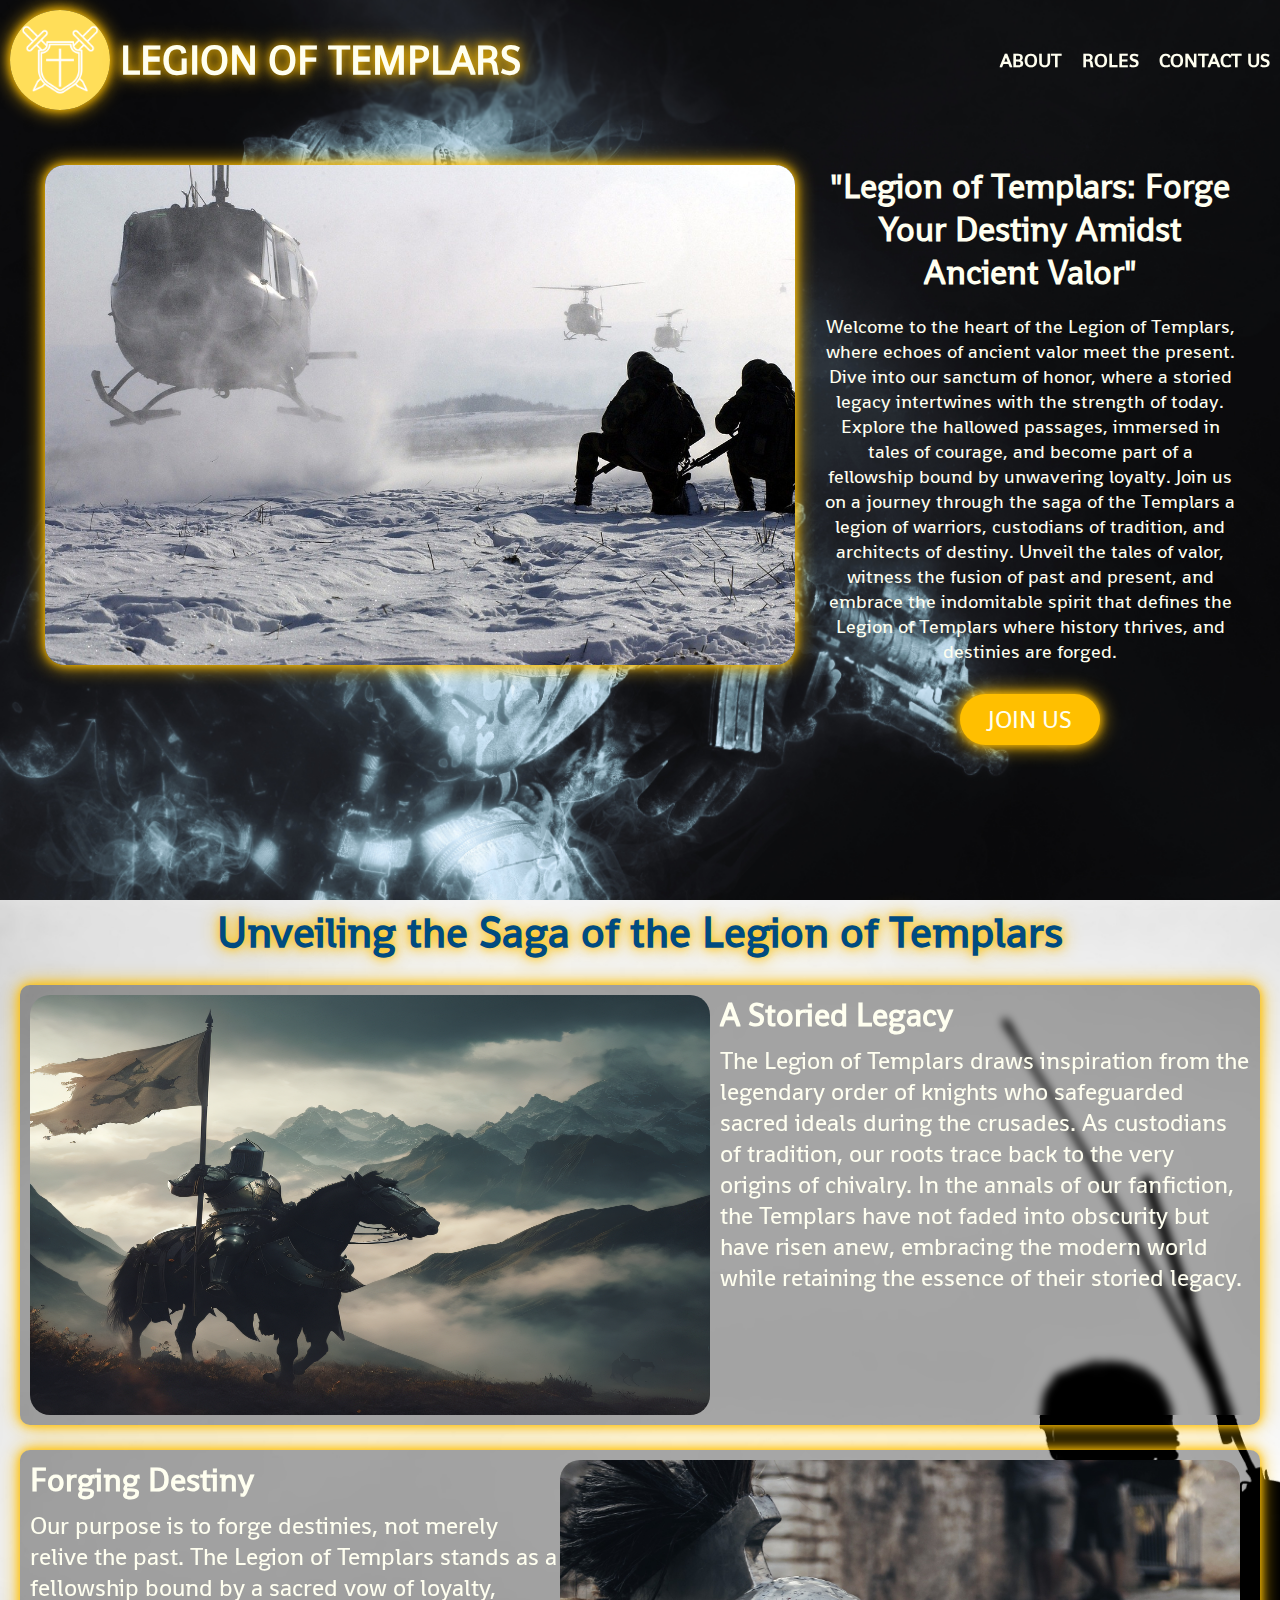
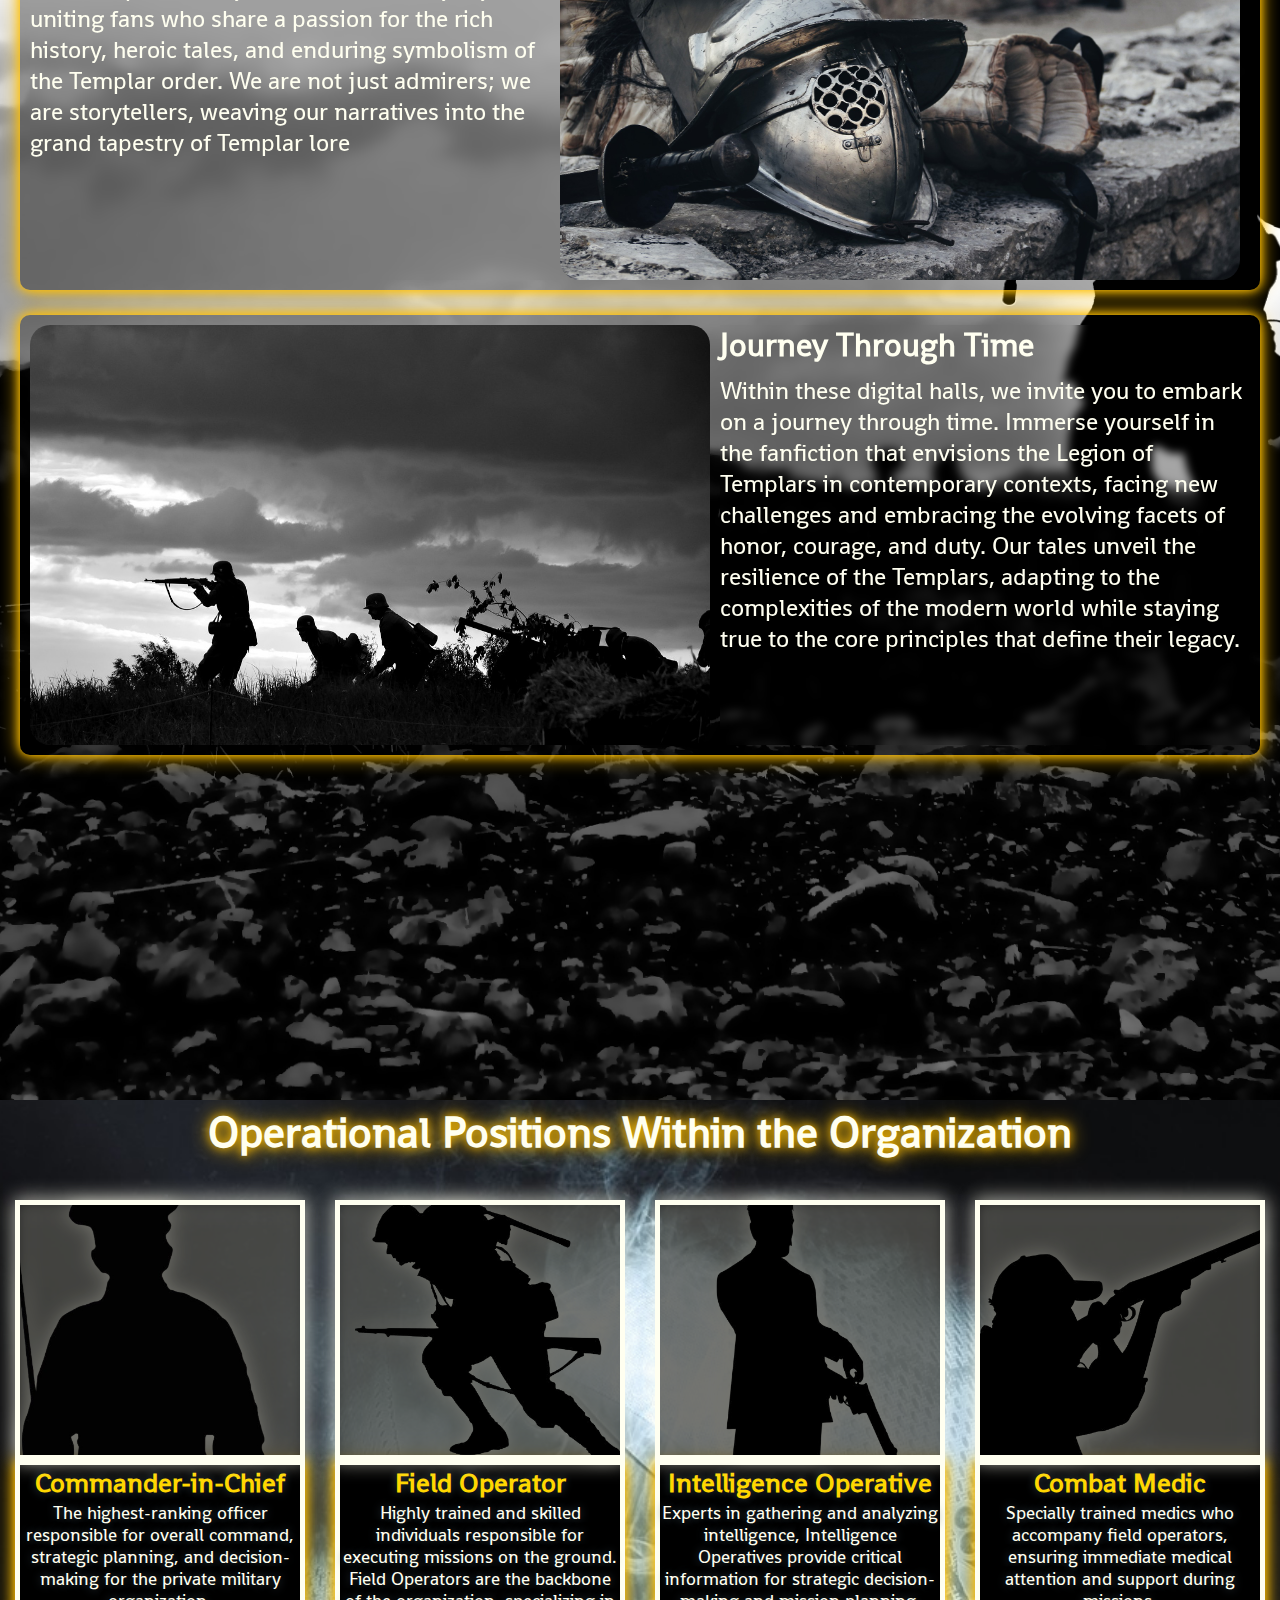
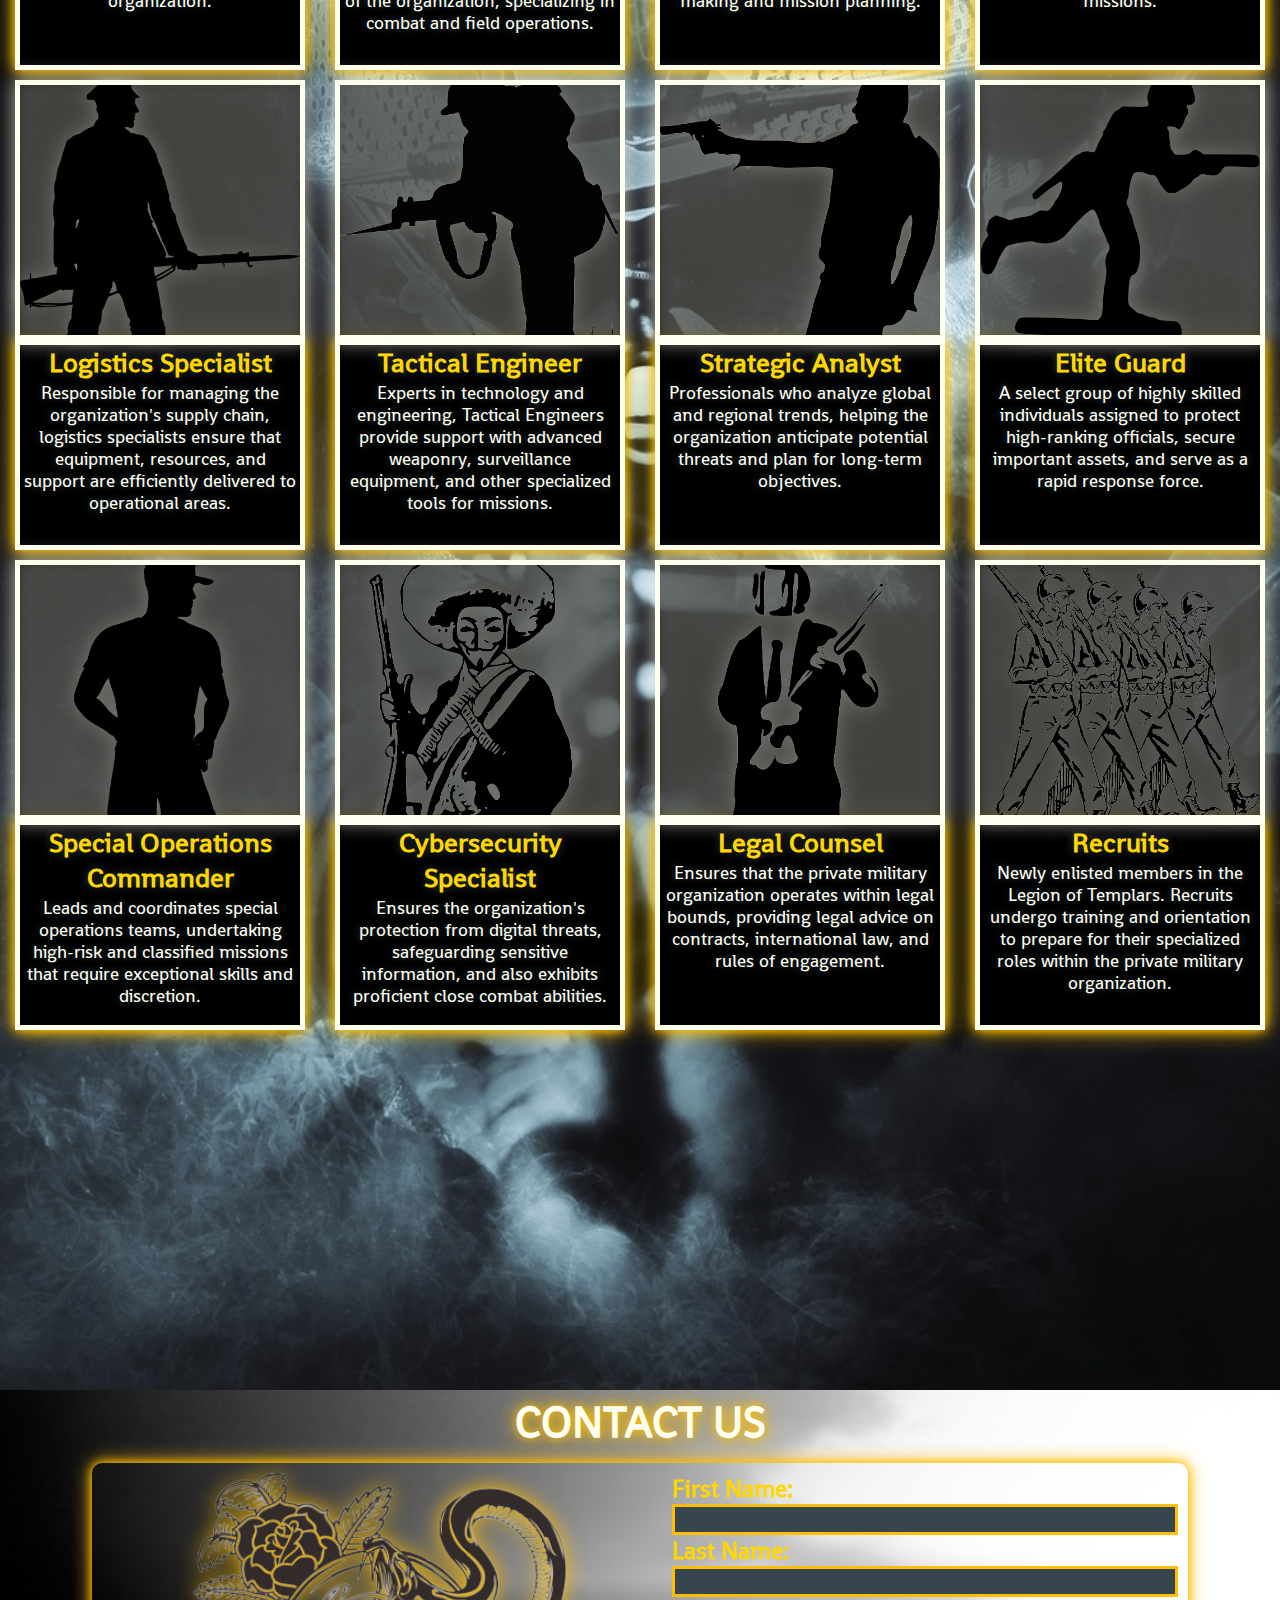
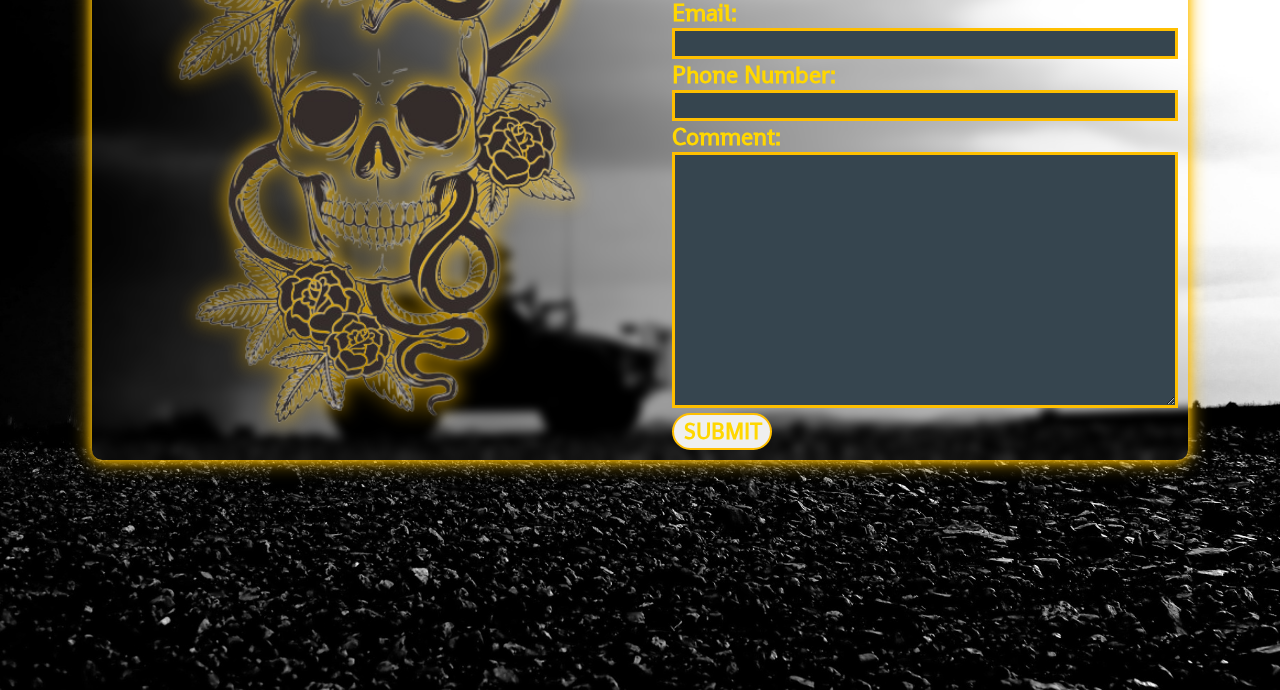
<file: index.html>
<!DOCTYPE html>
<html lang="en">
<head>
    <meta charset="UTF-8">
    <meta name="viewport" content="width=device-width, initial-scale=1.0">
    <title>Legion Of Templars</title>
    <link rel="stylesheet" href="styles.css">
    <link rel="shortcut icon" href="assets/LOGO.png" type="image/x-icon">
</head>
<body>
    <div class="content1">
        <div class="topnav">
            <div class="title">
                <img src="assets/LOGO.png">
                <h1>LEGION OF TEMPLARS</h1>
            </div>
            <ul>
                <li><a href="#about">ABOUT</a></li>
                <li><a href="#role">ROLES</a></li>
                <li><a href="#contact">CONTACT US</a></li>
            </ul>
        </div>
        <div class="homepage">
            <div id="slideshow">
                <img src="assets/Image1.jpg" id="image">
            </div>
            <div class="intro">
                <h2>"Legion of Templars: Forge Your Destiny Amidst Ancient Valor"</h2>
                <p>Welcome to the heart of the Legion of Templars, where echoes of ancient valor meet the present. Dive into our sanctum of honor, where a storied legacy intertwines with the strength of today. Explore the hallowed passages, immersed in tales of courage, and become part of a fellowship bound by unwavering loyalty. Join us on a journey through the saga of the Templars a legion of warriors, custodians of tradition, and architects of destiny. Unveil the tales of valor, witness the fusion of past and present, and embrace the indomitable spirit that defines the Legion of Templars where history thrives, and destinies are forged.</p>
                <a href="Hiring.html">JOIN US</a>
            </div>
        </div>
    </div>
    <div class="content2" id="about">
        <div class="about">
            <h2>Unveiling the Saga of the Legion of Templars</h2>
            <div class="aboutcontent">
                <div class="box">
                    <img src="assets/AboutImage2.png" alt="Templar Knight">
                    <span>
                        <h3>A Storied Legacy</h3>
                        <p>The Legion of Templars draws inspiration from the legendary order of knights who safeguarded sacred ideals during the crusades. As custodians of tradition, our roots trace back to the very origins of chivalry. In the annals of our fanfiction, the Templars have not faded into obscurity but have risen anew, embracing the modern world while retaining the essence of their storied legacy.</p>
                    </span>
                </div>
                <div class="box">
                    <img src="assets/AboutImage1.jpg" alt="Weapon">
                    <span>
                        <h3>Forging Destiny</h3>
                        <p>Our purpose is to forge destinies, not merely relive the past. The Legion of Templars stands as a fellowship bound by a sacred vow of loyalty, uniting fans who share a passion for the rich history, heroic tales, and enduring symbolism of the Templar order. We are not just admirers; we are storytellers, weaving our narratives into the grand tapestry of Templar lore</p>
                    </span>
                </div>
                <div class="box">
                    <img src="assets/AboutImage3.jpg" alt="Soldier">
                    <span>
                        <h3>Journey Through Time</h3>
                        <p>Within these digital halls, we invite you to embark on a journey through time. Immerse yourself in the fanfiction that envisions the Legion of Templars in contemporary contexts, facing new challenges and embracing the evolving facets of honor, courage, and duty. Our tales unveil the resilience of the Templars, adapting to the complexities of the modern world while staying true to the core principles that define their legacy.</p>
                    </span>
                </div>
            </div>
        </div>
    </div>
    <div class="content3" id="role">
        <div class="roles">
            <h2>Operational Positions Within the Organization</h2>
            <div class="list">
                <div class="rolebox">
                    <img src="assets/commander.png" alt="Commander In Chief">
                    <div class="description">
                        <h3>Commander-in-Chief</h3>
                        <p>The highest-ranking officer responsible for overall command, strategic planning, and decision-making for the private military organization.</p>
                    </div>
                </div>
                <div class="rolebox">
                    <img src="assets/field_operator.png" alt="Field Operator">
                    <div class="description">
                        <h3>Field Operator</h3>
                        <p>Highly trained and skilled individuals responsible for executing missions on the ground. Field Operators are the backbone of the organization, specializing in combat and field operations.</p>
                    </div>
                </div>
                <div class="rolebox">
                    <img src="assets/intelligence.png" alt="Intelligence Operative">
                    <div class="description">
                        <h3>Intelligence Operative</h3>
                        <p>Experts in gathering and analyzing intelligence, Intelligence Operatives provide critical information for strategic decision-making and mission planning.</p>
                    </div>
                </div>
                <div class="rolebox">
                    <img src="assets/combat_medic.png" alt="Combat Medic">
                    <div class="description">
                        <h3>Combat Medic</h3>
                        <p>Specially trained medics who accompany field operators, ensuring immediate medical attention and support during missions.</p>
                    </div>
                </div>
                <div class="rolebox">
                    <img src="assets/logistic.png" alt="Logistics Specialist">
                    <div class="description">
                        <h3>Logistics Specialist</h3>
                        <p>Responsible for managing the organization's supply chain, logistics specialists ensure that equipment, resources, and support are efficiently delivered to operational areas.</p>
                    </div>
                </div>
                <div class="rolebox">
                    <img src="assets/tactical_engineer.png" alt="Tactical Engineer">
                    <div class="description">
                        <h3>Tactical Engineer</h3>
                        <p>Experts in technology and engineering, Tactical Engineers provide support with advanced weaponry, surveillance equipment, and other specialized tools for missions.</p>
                    </div>
                </div>
                <div class="rolebox">
                    <img src="assets/strategic_analyst.png" alt="Strategic Analyst">
                    <div class="description">
                        <h3>Strategic Analyst</h3>
                        <p>Professionals who analyze global and regional trends, helping the organization anticipate potential threats and plan for long-term objectives.</p>
                    </div>
                </div>
                <div class="rolebox">
                    <img src="assets/elite_guard.png" alt="Elite Guard">
                    <div class="description">
                        <h3>Elite Guard</h3>
                        <p>A select group of highly skilled individuals assigned to protect high-ranking officials, secure important assets, and serve as a rapid response force.</p>
                    </div>
                </div>
                <div class="rolebox">
                    <img src="assets/operation_commander.png" alt="Special Operations Commander">
                    <div class="description">
                        <h3>Special Operations Commander</h3>
                        <p>Leads and coordinates special operations teams, undertaking high-risk and classified missions that require exceptional skills and discretion.</p>
                    </div>
                </div>
                <div class="rolebox">
                    <img src="assets/cybersecurity.png" alt="Cybersecurity Specialist">
                    <div class="description">
                        <h3>Cybersecurity Specialist</h3>
                        <p>Ensures the organization's protection from digital threats, safeguarding sensitive information, and also exhibits proficient close combat abilities.</p>
                    </div>
                </div>
                <div class="rolebox">
                    <img src="assets/legal.png" alt="Legal Counsel">
                    <div class="description">
                        <h3>Legal Counsel</h3>
                        <p>Ensures that the private military organization operates within legal bounds, providing legal advice on contracts, international law, and rules of engagement.</p>
                    </div>
                </div>
                <div class="rolebox">
                    <img src="assets/recruit.png" alt="Recruits">
                    <div class="description">
                        <h3>Recruits</h3>
                        <p>Newly enlisted members in the Legion of Templars. Recruits undergo training and orientation to prepare for their specialized roles within the private military organization.</p>
                    </div>
                </div>
            </div>
        </div>
    </div>
    <div class="content4" id="contact">
        <h2>CONTACT US</h2>
        <div class="center">
            <div class="mainform">
                <img src="assets/FormImage.png" alt="">
                <div class="form">
                    <label for="First Name"> First Name:
                    <input type="text" name="F_name" autocomplete="off" required>
                    </label>
                    <label for="Last Name"> Last Name:
                        <input type="text" name="L_name" autocomplete="off" required>
                    </label>
                    <label for="Email">Email:
                        <input type="email" name="email" autocomplete="off" required>
                    </label>
                    <label for="Phone">Phone Number:
                        <input type="text" name="phone" id="phone" autocomplete="off" required>
                    </label>
                    <label for="Comment">Comment:
                        <textarea name="comment"cols="30" rows="10" required></textarea>
                    </label>
                    <button id="contactsubmit">
                        Submit
                    </button>
                    <span id="warning"></span>
                </div>
            </div>
        </div>
        <img src="assets/HomeButton.png" alt="homepage" id="homeback">
    </div>
    <div class="popupbox"></div>
</html>
<script src="script.js"></script>
</file>
<file: styles.css>
/*This is my CSS file for my website.*/
/* This CSS file contains over 1000 lines of code. For easier navigation, use the search function (Ctrl + F).*/
/*LEGEND*/
/* 1. CSS VARIABLES */
/* 2. TOP NAVIGATION BAR */
/* 3. INTRO SECTION */
/* 4. ABOUT SECTION */
/* 5. ROLE SECTION */
/* 6. FORM SECTION */
/* 7. HIRING PAGE */
/* 8. TABLETS */
/* 9. MOBILE PHONES */
/* 10. ANIMATION */

/*Below is my CSS codes*/
/* Importing Google Fonts for use in the website */
@import url('https://fonts.googleapis.com/css2?family=Angkor&family=Anton&family=Shanti&display=swap');

/* Defining CSS VARIABLES for colors and shadows to ensure consistency across the website */
:root {
    --primary_shadow: 0 0 10px #ffbf00, 0 0 20px #ffbf00; /* Primary shadow color */
    --secondary_shadow: 0 0 10px #FFFFF0, 0 0 20px #FFFFF0; /* Secondary shadow color */
    --primary_color: #ffbf00; /* Primary color */
    --secondary_color: #36454F; /* Secondary color */
    --third_color: #004b80; /* Third color */
    --fourth_color: #FFFFF0; /* Fourth color */
}

/* Applying smooth scrolling behavior to the entire HTML document */
html {
    scroll-behavior: smooth;
}

/* Resetting default margin, padding, and font-family for all elements to ensure consistency */
* {
    margin: 0;
    padding: 0;
    font-family: 'Shanti', 'Courier New', Courier, monospace;
}

/* Setting a custom cursor for the body and label elements */
body,
label {
    cursor: url('assets/Cursor/cursor.png'), default;
}

/* Setting a custom cursor for link, button, upload, and select elements */
a,
button,
.upload,
select {
    cursor: url('assets/Cursor/pointer.png'), pointer;
}

/* Set cursor for headings, paragraphs, inputs, and textareas */
h1,
h2,
h3,
h4,
h5,
h6,
p,
input,
textarea {
    cursor: url('assets/Cursor/text.png'), text;
}

/* 
This rule sets the style for selected text. 
The background color of the selected text is set to the primary color.
*/
*::selection {
    background-color: var(--primary_color);
}

/* This rule styles the TOP NAVIGATION BAR. Line 64 - 129
The navigation bar is displayed as a flex container with space between the items. 
The background color is set to a semi-transparent color, and a blur effect is applied. */
.topnav {
    display: flex;
    justify-content: space-between;
    background-color: #36454f03;
    backdrop-filter: blur(1px);
}

/* Title and navigation list styles */
.title,
ul {
    margin: 10px;
    display: grid;
    grid-auto-flow: column;
}

/* Navigation list styles */
ul {
    gap: 20px;
    margin: auto 10px;
    list-style-type: none;
}

/* Navigation link styles */
ul a {
    display: inline-block;
    position: relative;
    text-decoration: none;
    color: var(--fourth_color);
    font-size: 1.2em;
    font-weight: bolder;
}

/* Navigation link hover effect */
ul a::after {
    content: '';
    position: absolute;
    width: 100%;
    height: 2px;
    bottom: 0;
    left: 0;
    background-color: var(--primary_color);
    transform-origin: center;
    transition: transform 0.25s ease-out;
    transform: scaleX(0);
}

/* Navigation link hover effect animation */
ul a:hover::after {
    transform: scaleX(1);
}

/* Title styles */
.title h1 {
    margin: auto;
    margin-left: 10px;
    font-size: 2.5em;
    color: var(--fourth_color);
    text-shadow: var(--primary_shadow);
}

/* Title image styles */
.title img {
    width: 100px;
    border-radius: 100%;
    box-shadow: var(--primary_shadow);
}

/*This rule sets the style for the 1st Content of the website(INTRO SECTION).
/* Content section 1 styles(Background) */
.content1 {
    background-image: url(assets/BackgroundImage1.jpg);
    height: 100vh;
    background-size: cover;
    background-position: center;
}

/* Homepage section styles (Main Content) */ 
.homepage {
    display: flex;
    flex-direction: row;
    justify-content: space-between;
    margin: 45px;
}

/* Homepage image styles */
.homepage img {
    width: 750px;
    height: 500px;
    box-shadow: var(--primary_shadow);
    border-radius: 20px;
    backdrop-filter: blur(5px);
}

/* Introduction section styles */
.intro {
    display: flex;
    flex-direction: column;
    text-align: center;
    justify-content: center;
    color: var(--fourth_color);
    width: 650px;
    margin-left: 30px;
}

/* Introduction heading styles */
.intro h2 {
    font-size: 2.1em;
    margin-bottom: 20px;
}

/* Introduction paragraph styles */
.intro p {
    font-size: 1.2em;
}

/* Introduction link styles */
.intro a {
    align-self: center;
    width: 5em;
    margin-top: 30px;
    padding: 10px;
    text-decoration: none;
    font-size: 1.5em;
    color: var(--fourth_color);
    background-color: var(--primary_color);
    border-radius: 100px;
    box-shadow: var(--primary_shadow);
}

/* Introduction link hover effect */
.intro a:hover {
    animation: flicker 1.2s ease-in-out infinite both;
}

/*This rule sets the style for the 2nd Content of the website(ABOUT SECTION).
/* About section padding */
.about {
    padding-top: 5px;
}

/* About content styles */
.aboutcontent {
    margin: 20px;
}

/* Content section 2 styles (Background) */
.content2 {
    background-image: url(assets/BackgroundImage2.jpg);
    height: 200vh;
    background-size: cover;
    background-position: center;
}

/* Content section 2 heading styles */
.content2 h2 {
    text-align: center;
    font-size: 2.7em;
    color: var(--third_color);
    text-shadow: var(--primary_shadow);
}

/* Content section 2 image styles */
.content2 img {
    width: 680px;
    height: 420px;
    margin: 0 10px 0 0;
    border-radius: 20px;
}

/* Content section 2 box styles */
.content2 .box {
    display: grid;
    grid-auto-flow: column;
    margin: 25px 0;
    background-color: rgba(0, 0, 0, 0.342);
    color: var(--fourth_color);
    box-shadow: var(--primary_shadow);
    padding: 10px;
    border-radius: 10px;
}

/* Content section 2 box alignment for the second box */
.content2 .box:nth-child(2) {
    direction: rtl;
    text-align: left;
}

/* Box styles for backdrop filter */
.box span {
    backdrop-filter: blur(4px);
}

/* Box heading styles */
.box h3 {
    font-size: 2em;
    margin-bottom: 10px;
}

/* Box paragraph styles */
.box p {
    font-size: 1.5em;
}

/*This rule sets the style for the 3rd Content of the website(ROLE SECTION).
/* Content section 3 styles (Background) */
.content3 {
    background-image: url('assets/BackgroundImage3.jpg');
    height: 210vh;
    background-size: cover;
    background-position: center;
}

/* Content section 3 heading styles */
.content3 h2 {
    text-align: center;
    font-size: 2.7em;
    color: var(--fourth_color);
    text-shadow: var(--primary_shadow);
    padding-top: 5px;
}

/* List styles */
.list {
    display: grid;
    grid-template-columns: 1fr 1fr 1fr 1fr;
    justify-items: center;
}

/* Role box styles */
.rolebox {
    display: grid;
    justify-items: center;
    width: 300px;
    height: 400px;
    text-align: center;
    margin: 40px 0;
}

/* Role box heading styles */
.rolebox h3 {
    font-size: 1.7em;
    margin-bottom: 2px;
    color: gold;
}

/* Role box paragraph styles */
.rolebox p {
    font-size: 1.1em;
    color: var(--fourth_color);
    margin: 0 2px;
}

/* Role box heading and paragraph text shadow styles */
.rolebox h3,
.rolebox p {
    text-shadow: 0 0 10px var(--secondary_color);
}

/* Description box styles */
.description {
    background-color: black;
    border: 5px solid var(--fourth_color);
    width: 280px;
    height: 200px;
    box-shadow: var(--primary_shadow);
}

/* Role box image styles */
.rolebox img {
    width: 280px;
    height: 250px;
    object-fit: cover;
    border: 5px solid var(--fourth_color);
    filter: drop-shadow(0 0 10px var(--fourth_color));
    background-color: #0000008b;
}

/*This rule sets the style for the 3rd Content of the website(FORM SECTION).
/* Content section 4 styles */
.content4 {
    background-image: url('assets/BackgroundImage4.jpg');
    background-size: cover;
    background-position: center;
    height: 100vh;
}

/* Content section 4 heading styles */
.content4 h2 {
    margin-bottom: 1%;
    text-align: center;
    font-size: 2.7em;
    color: var(--fourth_color);
    text-shadow: var(--primary_shadow);
    padding-top: 5px;
}

/* For the Home button styles (Lower right of the page) */
.content4 #homeback {
    display: none;
    position: fixed;
    opacity: 0.5;
    bottom: 1%;
    right: 1%;
    float: right;
    width: 120px;
    border: 2px solid var(--primary_color);
    border-radius: 100px;
    background-color: var(--secondary_color);
    cursor: url('assets/Cursor/pointer.png'), pointer;
    transition: 0.5s ease-in-out;
}

/*For Home button animation hover*/
#homeback:hover {
    opacity: 1;
}

/* Centered container styles (To center the Form) */
.center {
    display: grid;
    justify-content: center;
}

/* Main form container styles (Whole form) */
.mainform {
    display: flex;
    gap: 20px;
    backdrop-filter: blur(5px);
    box-shadow: var(--primary_shadow);
    padding: 10px;
    border-radius: 10px;
}

/* Form image styles */
.mainform img {
    width: 550px;
    height: 550px;
    object-fit: cover;
    filter: drop-shadow(0 0 10px var(--primary_color));
}

/* Form container styles (Right side where inputs are located) */
.form {
    display: grid;
}

/* Form label and input styles */
.form label,
input {
    display: flex;
    flex-direction: column;
}

/* Form label, input and text font styles */
.form label,
.form input,
.form textarea {
    font-size: 1.5em;
    color: gold;
    font-weight: bold;
}

/* Form textarea styles */
.form textarea {
    font-size: 0.8em;
    color: gold;
}

/* Form input styles */
.form input {
    width: 500px;
    height: 25px;
    background-color: var(--secondary_color);
    border: 3px solid var(--primary_color);
    font-size: 1em;
    color: gold;
    transition: 0.5s;
}

/* Form textarea styles */
.form textarea {
    background-color: var(--secondary_color);
    border: 3px solid var(--primary_color);
    transition: 0.5s;
}

/* Form input and textarea focus styles */
.form input:focus,
.form textarea:focus {
    background-color: var(--fourth_color);
    outline: var(--fourth_color);
    transition: 0.5s;
}

/* Form button styles */
.form button {
    margin-top: 5px;
    width: 100px;
    font-size: 1.4em;
    font-weight: bold;
    border-radius: 50px;
    padding: 2px 10px;
    text-transform: uppercase;
    border: 2px solid var(--primary_color);
    color: gold;
    transition: 0.5s;
}

/* Form button hover effect styles */
.form button:hover {
    transform: scale(1.2);
    transition: 0.5s;
}

/*This warning can be seen when the user clicks the submit button without filling up the form. */
/* Warning message styles */
#warning {
    color: red;
    display: none;
}

/* A pupup box will appear when the user clicks the submit button while completing up the form. */
/* Popup box styles */
.popupbox {
    display: none;
    width: 300px;
    height: 200px;
    text-align: center;
    border: 5px solid var(--fourth_color);
    box-shadow: var(--primary_shadow);
    background-color: black;
    color: white;
    position: fixed;
    top: 40%;
    left: 40%;
}

/* Popup box paragraph styles */
.popupbox p {
    font-size: 1.6em;
    font-weight: bold;
}

/*FOR HIRING PAGE */

/* Hire page background style */
#hirepage {
    background-image: url('assets/BackgroundImage5.jpg');
    background-size: cover;
}

/* Horizontal line style */
hr {
    border-top: 2px solid var(--primary_color);
}

/* Resume container styles(The whole Form) */
.resume {
    display: flex;
    margin-left: auto;
    margin-right: auto;
    width: 78%;
    border: 5px solid var(--primary_color);
    box-shadow: var(--primary_shadow);
    background-color: #00000050;
    animation: entrance linear 0.3s forwards;
}

/* Profile container styles (Left Side where you upload your photo) */
.profile {
    display: flex;
    flex-direction: column;
    padding: 10px;
    margin-right: 20px;
    border-right: 2px solid var(--primary_color);
    height: 530px;
}

/* Profile image styles */
.profile img {
    margin: 1px auto;
    width: 150px;
    height: 150px;
    object-fit: cover;
    border: 5px solid black;
    border-radius: 100px;
    box-shadow: var(--primary_shadow);
}

/* Hire label styles (This is the Upload Photo button)*/
.hire label {
    background-color: var(--secondary_color);
    border: 5px solid var(--primary_color);
    font-size: 1em;
    color: gold;
    margin-top: 10px;
    padding: 10px;
    width: 150px;
    text-align: center;
    cursor: url('assets/Cursor/pointer.png'), auto;
    height: 20px;
    border-radius: 100px;
    transition: 0.3s ease-in-out;
}

/* Hire label hover effect styles */
.hire label:hover {
    background-color: var(--fourth_color);
    font-weight: bolder;
}

/* This is to remove the original input button for the upload photo*/
#input {
    display: none;
}

/* Personal form container styles (Right side where inputs are located) */
.personal_form {
    border-right: 2px solid var(--primary_color);
    padding: 10px;
    height: 530px;
}

/* Personal form label styles */
.personal_form label {
    display: grid;
    font-size: 1.5em;
    color: gold;
    font-weight: bold;
}

/* Personal form input and select styles */
.personal_form input,
.personal_form select {
    width: 400px;
    font-size: 1.1em;
    background-color: var(--fourth_color);
    border: 3px solid var(--primary_color);
    border-radius: 10px;
    transition: 1s;
}

/* Personal form select color styles */
.personal_form select {
    color: gold;
}

/* Personal form option styles */
.personal_form option {
    color: gold;
    background-color: var(--secondary_color);
    font-size: 0.5em;
    height: 50px;
}

/* Personal form option text selection styles */
.personal_form option::selection {
    background-color: var(--primary_color);
    color: var(--fourth_color);
}

/* Personal form textarea styles */
.personal_form textarea {
    background-color: var(--fourth_color);
    border: 3px solid var(--primary_color);
    font-size: 0.8em;
    color: gold;
}

/* Personal form label, input and textarea font styles */
.form label,
input,
textarea {
    font-size: 1.5em;
    color: gold;
    font-weight: bold;
}

/* Personal form input and textarea focus styles */
.personal_form input:focus,
.personal_form textarea:focus {
    background-color: var(--secondary_color);
    transition: 1s;
}

/* Birthday input styles (The one who has a date) */
#birthday {
    align-items: baseline;
    text-indent: 16px;
    font-size: 1.2em;
}

/* Styling the calendar picker indicator for date input */
input[type=date]::-webkit-calendar-picker-indicator {
    filter: hue-rotate(240deg);
    position: absolute;
    cursor: url('assets/Cursor/pointer.png'), pointer;
}

/* Test section styles (For Personality Quiz) */
.test {
    padding-left: 15px;
}

/* Test title styles */
.test .title {
    font-size: 2em;
    color: gold;
}

/* Question styles */
.question {
    font-size: 1.3em;
    font-weight: bold;
    color: gold;
    margin-bottom: 10px;
}

/* Option styles */
.option {
    padding: 5px;
    background-color: var(--secondary_color);
    display: flex;
    color: gold;
    font-size: 1.1em;
    font-weight: 500;
    border: 3px solid var(--primary_color);
}

/* Hide original radio button (This is to change the design of the button) */
.option input[type="radio"] {
    display: none;
}

/* The position of the radio button */
.option input[type="radio"]~span {
    position: relative;
    display: inline-block;
    padding: 3px 0 3px 25px;
}

/* Style for radio button */
.option input[type="radio"]~span:before {
    content: "";
    position: absolute;
    display: block;
    width: 15px;
    height: 15px;
    background: #fff;
    border: 2px solid var(--third_color);
    border-radius: 50%;
    left: 0;
    box-sizing: border-box;
    transition: all 300ms ease-in-out;
}

/*Change cursor when hovering over radio button*/
.option input[type="radio"]~span:hover {
    cursor: url('assets/Cursor/pointer.png'), pointer;
}

/* Change the background color of the radio button when it is checked */
.option input[type="radio"]:checked~span:before {
    background-color: var(--primary_color);
}

/* Style for the previous and next button */
.previous,
.next {
    margin: 5px 0;
    padding: 10px;
    border: 5px solid var(--secondary_color);
    border-radius: 50px;
    font-size: 1.1em;
    color: var(--fourth_color);
    background-color: var(--primary_color);
    transition: 0.3s ease-in-out;
}

/* Style for the previous and next button hover effect */
.previous:hover,
.next:hover {
    background-color: var(--fourth_color);
    color: var(--secondary_color);
}

/* The RESULT is when the user finish their persanility quiz*/
/* Result div positioning */
.result {
    display: grid;
    justify-items: center;
    padding: 15px;
}

/* Result heading styles */
.result h1 {
    font-size: 2.2em;
    color: var(--fourth_color);
    text-shadow: var(--primary_shadow);
}

/* Result image styles */
.result img {
    width: 300px;
    height: 280px;
    object-fit: cover;
    border: 5px solid var(--primary_color);
    filter: drop-shadow(0 0 10px var(--fourth_color));
}

/* Result paragraph styles */
.result p {
    font-size: 1.1;
    color: gold;
    padding: 1px;
    background-color: #0000008d;
    border: 3px solid var(--primary_color);
}

/* Result button styles (right) */
.result button {
    margin-top: 10px;
    font-size: 1.2em;
    color: gold;
    padding: 5px;
    background-color: var(--secondary_color);
    border: 3px solid var(--primary_color);
    border-radius: 10px;
}

/* Result button styles (left) */
.result button:last-child {
    background-color: var(--primary_color);
    color: var(--fourth_color);
    border: 3px solid var(--primary_color);
}

/* Result button hover effect styles */
.result button:hover {
    animation: flicker 1.2s ease-in-out infinite both;
}

/* When the user completed their form and quiz, this is where the FINAL RESUME comes out */
/* Styles for the result when you click submit */
.finalresume {
    display: none;
    margin-left: auto;
    margin-right: auto;
    width: 65%;
    border: 5px solid var(--primary_color);
    box-shadow: var(--primary_shadow);
    background-color: #000000bd;
    color: gold;
}

/* Styles for the profile picture along with your name, ID, etc. (Left Side) */
.profile_resume {
    display: grid;
    padding: 10px;
    border-right: 2px solid var(--primary_color);
    height: 530px;
    font-size: 0.85em;
}

/* Profile image styles */
.profile_resume img {
    place-self: center;
    margin: 0 20px;
    width: 200px;
    height: 200px;
    object-fit: cover;
    border: 5px solid black;
    border-radius: 100px;
    box-shadow: var(--primary_shadow);
}

/* Result button styles (Left side) */
.profile_resume button {
    place-self: center;
    padding: 10px;
    width: 200px;
    font-size: 1.5em;
    border: 2px solid var(--primary_color);
    border-radius: 25px;
    background-color: var(--fourth_color);
    color: gold;
}

/* Result button hover effect styles (Left side) */
.profile_resume button:hover {
    background-color: var(--primary_color);
    color: var(--fourth_color);
}

/* Styles for the Result Image along with your Role and Description (Right Side) */
.profile_results {
    width: 600px;
    display: grid;
    margin: 20px auto;
}

/* Result image styles (Right Side) */
.profile_results img {
    place-self: center;
    width: 350px;
    height: 300px;
    object-fit: cover;
    border: 5px solid var(--primary_color);
    filter: drop-shadow(0 0 10px var(--fourth_color));
}

/* Result heading styles (Right side) */
.profile_results h1, .profile_results h2, .profile_results p {
    padding-left: 10px;
}

/* Result button styles (Right side) */
.profile_results button {
    place-self: center;
    width: 200px;
    font-size: 1.1em;
    padding: 5px;
    border: 2px solid var(--primary_color);
    border-radius: 25px;
    background-color: var(--secondary_color);
    color: gold;
}

/* Result button hover effect styles (Right side) */
.profile_results button:hover {
    background-color: var(--primary_color);
    color: var(--fourth_color);
    animation: flicker 1.2s ease-in-out infinite both;
}

/*FOR TABLETS*/
/*Device = Tablets, Ipads (portrait)*/
@media (min-width: 768px) and (max-width: 1024px) {
    /*Height size adjustments per section */
    .content1 {
        height: 1300px;
    }

    .content2 {
        height: 2500px;
    }

    .content3 {
        height: 2500px;
    }

    .content4 {
        height: 1200px;
    }
    /*For navbar*/
    ul { 
        gap: 10px;
    }

    ul a {
        font-size: 1em;
    }

    .title h1 {
        font-size: 2em;
    }
    /*For the intro content*/
    .homepage {
        display: flex;
        flex-direction: column;
        align-items: center;
        margin-top: 10px;
    }

    .homepage img {
        width: 600px;
        height: 380px;
    }

    .intro {
        padding: 10px;
        background-color: #000000b1;
        border: 1px solid var(--fourth_color);
        box-shadow: var(--primary_shadow);
        border-radius: 20px;
        width: 750px;
        margin: 100px 0;
    }

    .intro h2 {
        font-size: 2.3em;
    }

    .intro p {
        font-size: 1.3em;
    }

    .intro a {
        font-size: 1.2em;
    }
    
    /*About section adjustments*/
    .content2 img {
        width: 720px;
        margin: auto;
        display: block;
    }

    .content2 .box {
        grid-auto-flow: row;
        text-align: center;
    }

    .content2 .box:nth-child(2) {
        direction: ltr;
        text-align: center;
    }

    .content2 h3 {
        font-size: 2.3em;
    }

    .content2 p {
        font-size: 1.4em;
    }
    /*Role section adjustments*/
    .list {
        grid-template-columns: 1fr 1fr 1fr;
    }

    .rolebox {
        width: 250px;
        height: 400px;
        margin: 65px 0;
    }


    .description {
        width: 250px;
        height: 230px;
    }

    .rolebox img {
        width: 250px;
        height: 250px;
    }
    /*Form section adjustments*/
    .mainform {
        display: grid;
        margin-top: 30px;
    }

    .mainform img {
        width: 600px;
        height: 350px;
    }

    .form {
        display: grid;
    }

    .form input {
        width: 600px;
    }

    .popupbox {
        top: 40%;
        left: 30%;
    }

    /* For Hire Page */
    #hirepage {
        height: 1500px;
        background-size: cover;
        background-repeat: no-repeat;
    }

    .resume {
        display: grid;
        justify-content: center;
        width: 70%;
    }

    .profile {
        margin-right: auto;
        border-right: none;
        border-bottom: 2px solid var(--primary_color);
        height: auto;
    }

    .hire label {
        margin: 10px auto;
    }

    .personal_form {
        border-right: none;
        border-bottom: 2px solid var(--primary_color);
        padding-bottom: 20px;
    }

    .personal_form input,
    .personal_form select {
        width: auto;
    }

    .test {
        width: 500px;
    }

    .result {
        gap: 10px;
    }
    /*Final Resume adjustments*/
    .finalresume {
        width: 80%;
    }
}

/*FOR MOST MOBILE PHONES*/
/*Device = SmartPhones, Iphone (portrait)*/
@media (min-width: 320px) and (max-width: 480px) {
    /*Height size adjustments*/
    .content1 {
        height: 800px;
    }

    .content2 {
        height: 1800px;
    }

    .content3 {
        height: 700px;
    }

    .content4 {
        height: 800px;
    }

    /*For navbar*/
    .topnav {
        display: grid;
        justify-items: center;
    }

    .title img {
        width: 60px;
    }

    .title h1 {
        font-size: 1.5em;
    }
    /*For the intro section*/
    .homepage {
        display: flex;
        flex-direction: column;
        align-items: center;
        margin-top: 10px;
    }

    .homepage img {
        width: 320px;
        height: 200px;
    }

    .intro {
        padding: 10px;
        background-color: #000000b1;
        border: 1px solid var(--fourth_color);
        box-shadow: var(--primary_shadow);
        border-radius: 20px;
        width: 320px;
        margin: 20px 0;
    }
    /*Font size adjustments specifically for mobile phones */
    .intro h2 {
        font-size: 1.2em;
    }

    .intro p {
        font-size: 0.85em;
    }

    .intro a {
        font-size: 1em;
    }

    .content2 h2,
    .content3 h2,
    .content4 h2 {
        font-size: 1.5em;
    }
    /*About section adjustments*/
    .content2 img {
        width: 300px;
        height: 200px;
        margin: auto;
        display: block;
    }

    .content2 .box {
        grid-auto-flow: row;
        text-align: center;
    }

    .content2 .box:nth-child(2) {
        direction: ltr;
        text-align: center;
    }

    .content2 h3 {
        font-size: 2em;
    }

    .content2 p {
        font-size: 1.1em;
    }
    /*Role section adjustments*/
    .list {
        display: flex;
        overflow: hidden;
        height: 800px;
    }
    /* This class is used for the rolebox elements. 
    Each rolebox has a fixed width and height, a specific margin, and an 
    animation called slideshow that lasts 40s, has a linear timing function, and repeats indefinitely */
    .rolebox {
        width: 300px;
        height: 400px;
        margin: 65px 100px 0 60px;
        animation: slideshow 40s linear infinite;
    }
    /* This class is used to pause the animation of an element */
    .paused {
        animation-play-state: paused !important;
    }
    /* This keyframes rule defines the slideshow animation. 
    The animation moves the element 3000px to the left at the 50% mark 
    and moves it back to its original position at the 100% mark */
    @keyframes slideshow {
        50% {
            transform: translateX(-4650px);
        }

        100% {
            transform: translateX(0px);
        }
    }

    .description {
        width: 250px;
        height: 230px;
    }

    .rolebox img {
        width: 250px;
        height: 250px;
    }
    /*Form section adjustments*/
    .mainform {
        display: grid;
        margin-top: 30px;
    }

    .mainform img {
        width: 300px;
        height: 150px;
    }

    .form {
        display: grid;
    }

    .form input {
        width: 300px;
    }

    .form label {
        font-size: 1.3em;
    }

    .form button {
        font-size: 1em;
    }

    .popupbox {
        top: 40%;
        left: 7%;
    }

    /* For Hire Page */
    #hirepage {
        height: 1500px;
        background-size: cover;
        background-repeat: no-repeat;
    }

    .resume {
        display: grid;
        justify-content: center;
        width: 80%;
    }

    .profile {
        margin-right: auto;
        border-right: none;
        border-bottom: 2px solid var(--primary_color);
        height: auto;
    }

    .profile img {
        width: 100px;
        height: 100px;
    }

    .hire label {
        margin: 10px auto;
    }

    .personal_form {
        border-right: none;
        border-bottom: 2px solid var(--primary_color);
        padding-bottom: 20px;
    }

    .personal_form input,
    .personal_form select {
        width: auto;
        font-size: 0.9em;
    }

    .test .title {
        font-size: 1.5em;
    }

    .test {
        width: 200px;
        height: 500px;
    }

    .question {
        font-size: 1em;
    }

    .option {
        font-size: 0.8em;
        width: 250px;
    }
    /*Results adjustments*/
    .result {
        width: 200px;
        gap: 10px;
    }

    .result h1 {
        font-size: 1.5em;
    }

    .result img {
        height: 250px;
        width: 250px;
    }
    /*Final Resume Adjustments*/
    .finalresume {
        width: 80%;
        flex-direction: column;
    }

    .finalresume button {
        width: 150px;
        padding: 2px;
    }

    .profile_resume {
        height: auto;
        font-size: 0.6em;
        display: flex;
        flex-direction: column;
        gap: 10px;
    }

    .profile_resume img {
        width: 100px;
        height: 100px;
    }

    .profile_results {
        margin-right:10px ;
        width: 300px;
    }

    .profile_results img {
        width: 150px;
        height: 150px;
    }

    .profile_results h1 {
        font-size: 1.2em;
    }

    .profile_results h2 {
        font-size: 1em;
    }

    .profile_results p {
        font-size: 0.7em;
    }

    .profile_results button {
        font-size: 0.8em;
    }
}

/*The codes below are for ANIMATION*/
/* @keyframes entrance
 * This animation is used to create a zoom-in effect with a blur transition.
 * It starts with the element scaled down to 0, blurred, and fully transparent.
 * By the end of the animation, the element is at its original size, not blurred, and fully opaque.
 */
@keyframes entrance {
    0% {
        transform: scale(0);
        filter: blur(4px);
        opacity: 0;
    }
    100% {
        transform: scale(1);
        filter: blur(0px);
        opacity: 1;
    }
}
/* @keyframes close
 * This animation is used to create a zoom-out effect with a blur transition.
 * It starts with the element at its original size, not blurred, and fully opaque.
 * By the end of the animation, the element is scaled down to 0, blurred, and fully transparent.
 */
@keyframes close {
    0% {
        transform: scale(1);
        filter: blur(0px);
        opacity: 1;
    }
    100% {
        transform: scale(0);
        filter: blur(4px);
        opacity: 0;
    }
}
/* @keyframes shake
 * This animation is used to create a shaking effect.
 * It moves the element 10px to the left and right alternately.
 */
@keyframes shake {
    0% {
        transform: translateX(0);
    }
    20% {
        transform: translateX(-10px);
    }
    40% {
        transform: translateX(10px);
    }
    60% {
        transform: translateX(-10px);
    }
    80% {
        transform: translateX(10px);
    }
    100% {
        transform: translateX(0);
    }
}
/* This is a CSS keyframes rule for an animation named 'flicker'.
 * The animation changes the opacity of an element to create a flickering effect.*/
@keyframes flicker {
    20% {
        opacity: 0.5;
    }
    45% {
        opacity: 1;
    }
    80% {
        opacity: 0.5;
    }
    100% {
        opacity: 1;
    }
}
</file>
